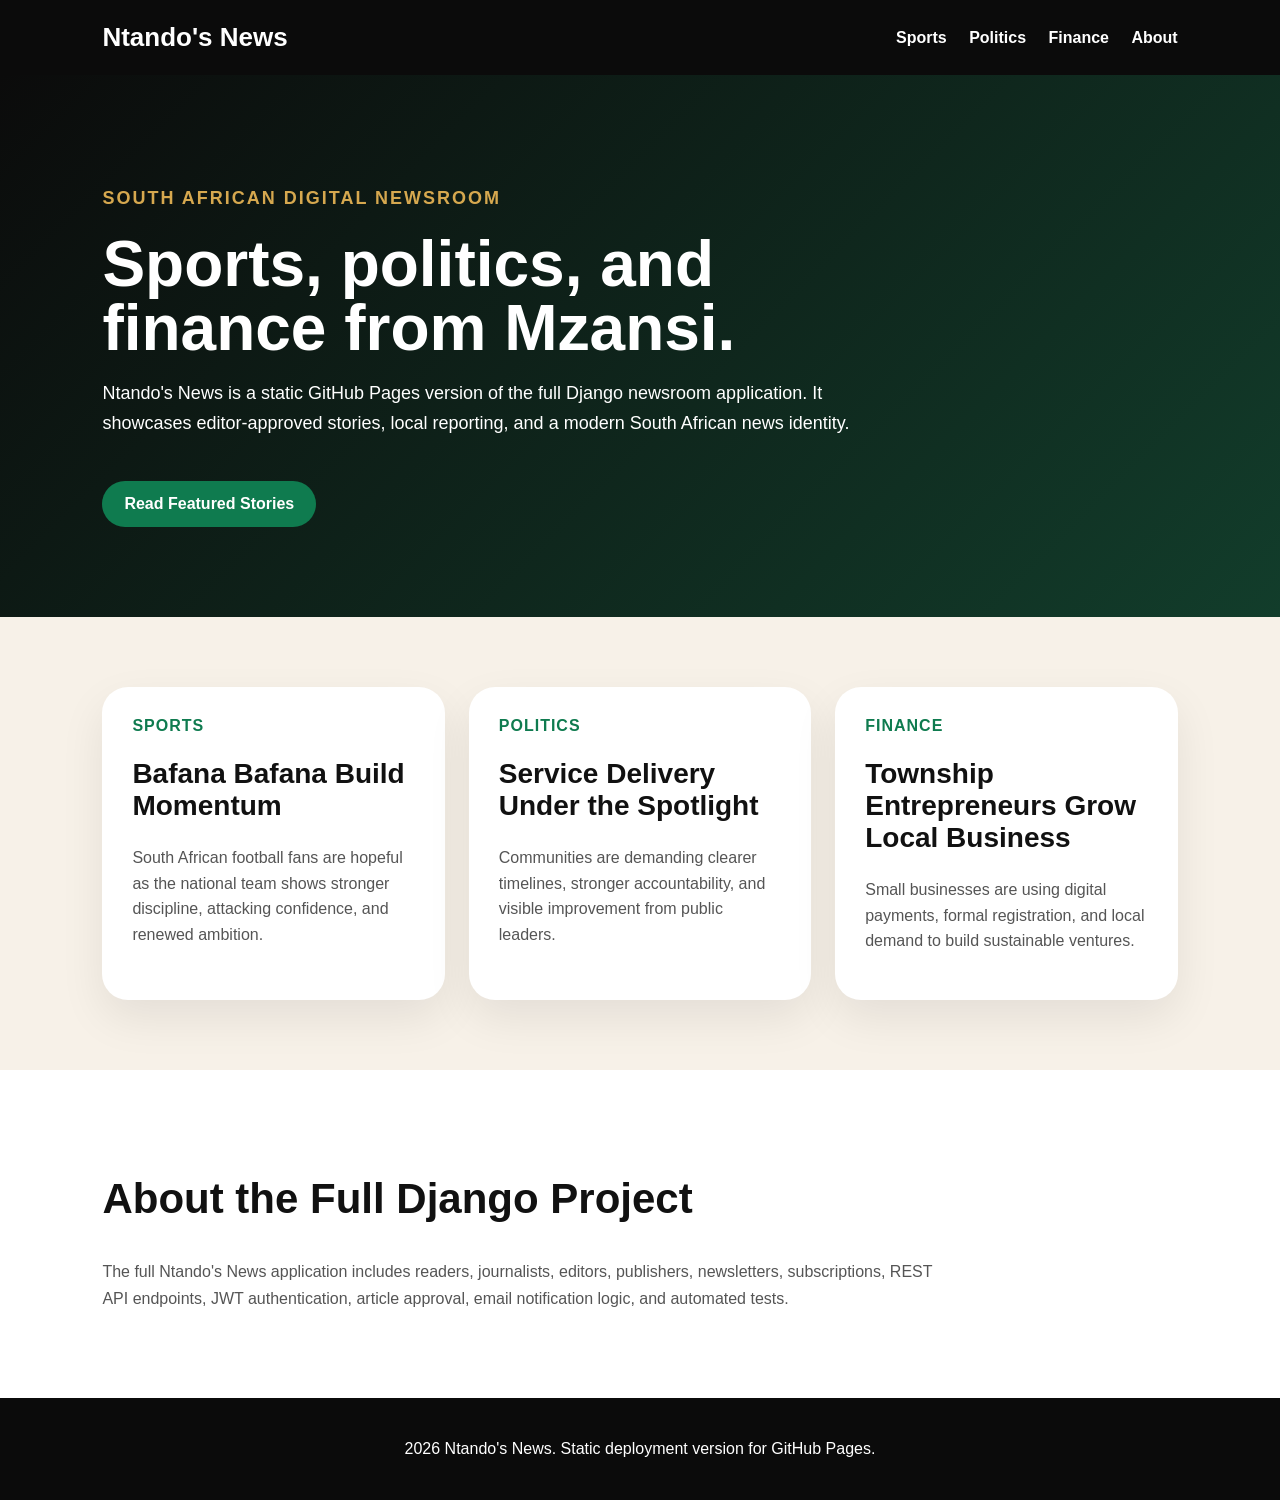
<file: github_pages_static/index.html>
﻿<!DOCTYPE html>
<html lang="en">
<head>
    <meta charset="UTF-8">
    <title>Ntando's News</title>
    <meta name="viewport" content="width=device-width, initial-scale=1.0">
    <link rel="stylesheet" href="css/style.css">
</head>
<body>

<header class="site-header">
    <div class="logo">Ntando's News</div>
    <nav>
        <a href="#sports">Sports</a>
        <a href="#politics">Politics</a>
        <a href="#finance">Finance</a>
        <a href="#about">About</a>
    </nav>
</header>

<section class="hero">
    <p class="eyebrow">South African Digital Newsroom</p>
    <h1>Sports, politics, and finance from Mzansi.</h1>
    <p>
        Ntando's News is a static GitHub Pages version of the full Django newsroom application.
        It showcases editor-approved stories, local reporting, and a modern South African news identity.
    </p>
    <a href="#stories" class="button">Read Featured Stories</a>
</section>

<section id="stories" class="stories">
    <article id="sports" class="card">
        <span>Sports</span>
        <h2>Bafana Bafana Build Momentum</h2>
        <p>
            South African football fans are hopeful as the national team shows stronger discipline,
            attacking confidence, and renewed ambition.
        </p>
    </article>

    <article id="politics" class="card">
        <span>Politics</span>
        <h2>Service Delivery Under the Spotlight</h2>
        <p>
            Communities are demanding clearer timelines, stronger accountability, and visible improvement
            from public leaders.
        </p>
    </article>

    <article id="finance" class="card">
        <span>Finance</span>
        <h2>Township Entrepreneurs Grow Local Business</h2>
        <p>
            Small businesses are using digital payments, formal registration, and local demand
            to build sustainable ventures.
        </p>
    </article>
</section>

<section id="about" class="about">
    <h2>About the Full Django Project</h2>
    <p>
        The full Ntando's News application includes readers, journalists, editors, publishers,
        newsletters, subscriptions, REST API endpoints, JWT authentication, article approval,
        email notification logic, and automated tests.
    </p>
</section>

<footer>
    <p>2026 Ntando's News. Static deployment version for GitHub Pages.</p>
</footer>

</body>
</html>
</file>
<file: github_pages_static/css/style.css>
﻿* {
    box-sizing: border-box;
}

body {
    margin: 0;
    font-family: Arial, Helvetica, sans-serif;
    background: #f7f1e8;
    color: #111111;
}

.site-header {
    background: #0b0b0b;
    color: white;
    padding: 22px 8%;
    display: flex;
    justify-content: space-between;
    align-items: center;
}

.logo {
    font-size: 26px;
    font-weight: 900;
}

nav a {
    color: white;
    margin-left: 18px;
    text-decoration: none;
    font-weight: 700;
}

.hero {
    padding: 90px 8%;
    background: linear-gradient(135deg, #0b0b0b, #123d2b);
    color: white;
}

.eyebrow {
    color: #d6a84f;
    text-transform: uppercase;
    font-weight: 900;
    letter-spacing: 2px;
}

.hero h1 {
    font-size: 64px;
    max-width: 850px;
    line-height: 1;
    margin: 14px 0;
}

.hero p {
    max-width: 760px;
    line-height: 1.7;
    font-size: 18px;
}

.button {
    display: inline-block;
    margin-top: 24px;
    background: #0f7b4f;
    color: white;
    padding: 14px 22px;
    border-radius: 999px;
    text-decoration: none;
    font-weight: 900;
}

.stories {
    display: grid;
    grid-template-columns: repeat(3, 1fr);
    gap: 24px;
    padding: 70px 8%;
}

.card {
    background: white;
    padding: 30px;
    border-radius: 26px;
    box-shadow: 0 18px 45px rgba(0, 0, 0, 0.08);
}

.card span {
    color: #0f7b4f;
    text-transform: uppercase;
    font-weight: 900;
    letter-spacing: 1px;
}

.card h2 {
    font-size: 28px;
}

.card p {
    color: #555555;
    line-height: 1.6;
}

.about {
    background: white;
    padding: 70px 8%;
}

.about h2 {
    font-size: 42px;
}

.about p {
    max-width: 850px;
    line-height: 1.7;
    color: #555555;
}

footer {
    background: #0b0b0b;
    color: white;
    text-align: center;
    padding: 26px;
}

@media (max-width: 850px) {
    .site-header {
        flex-direction: column;
        gap: 18px;
    }

    nav a {
        margin: 0 8px;
    }

    .hero h1 {
        font-size: 40px;
    }

    .stories {
        grid-template-columns: 1fr;
    }
}
</file>
